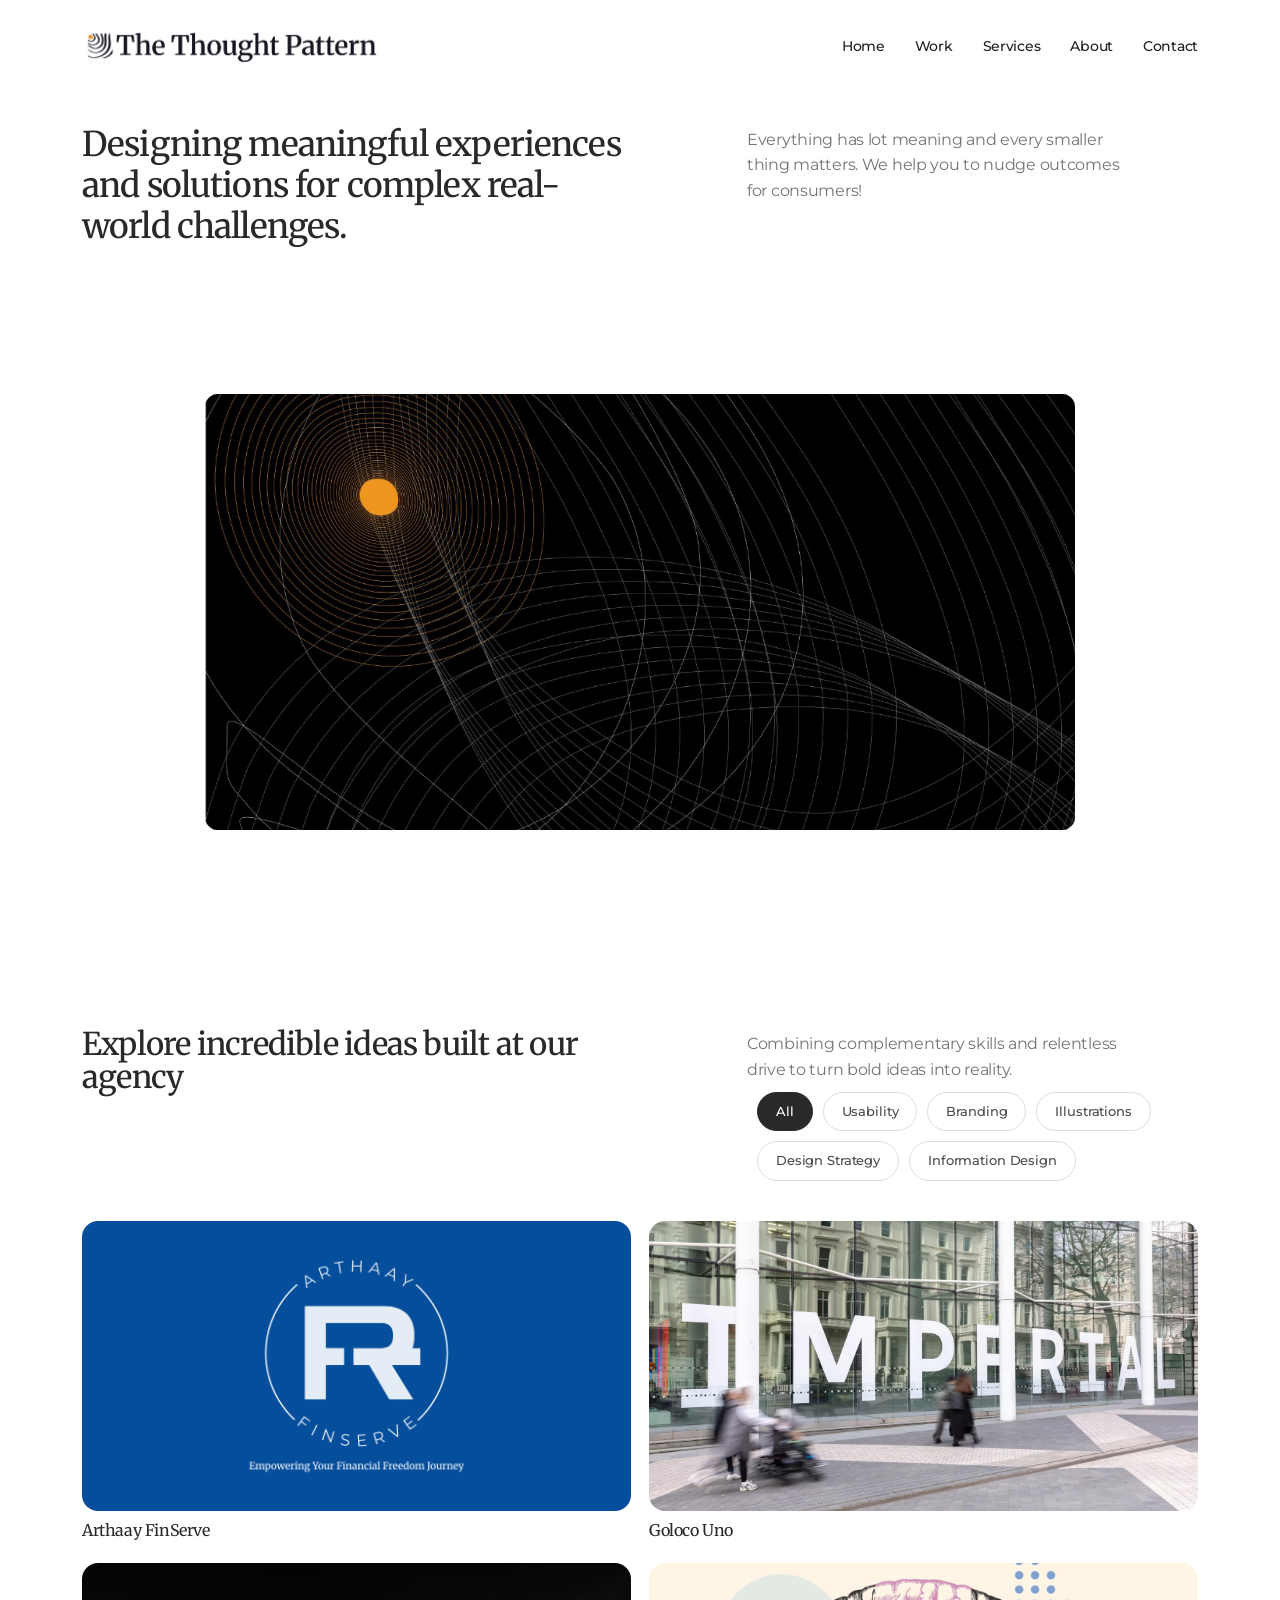
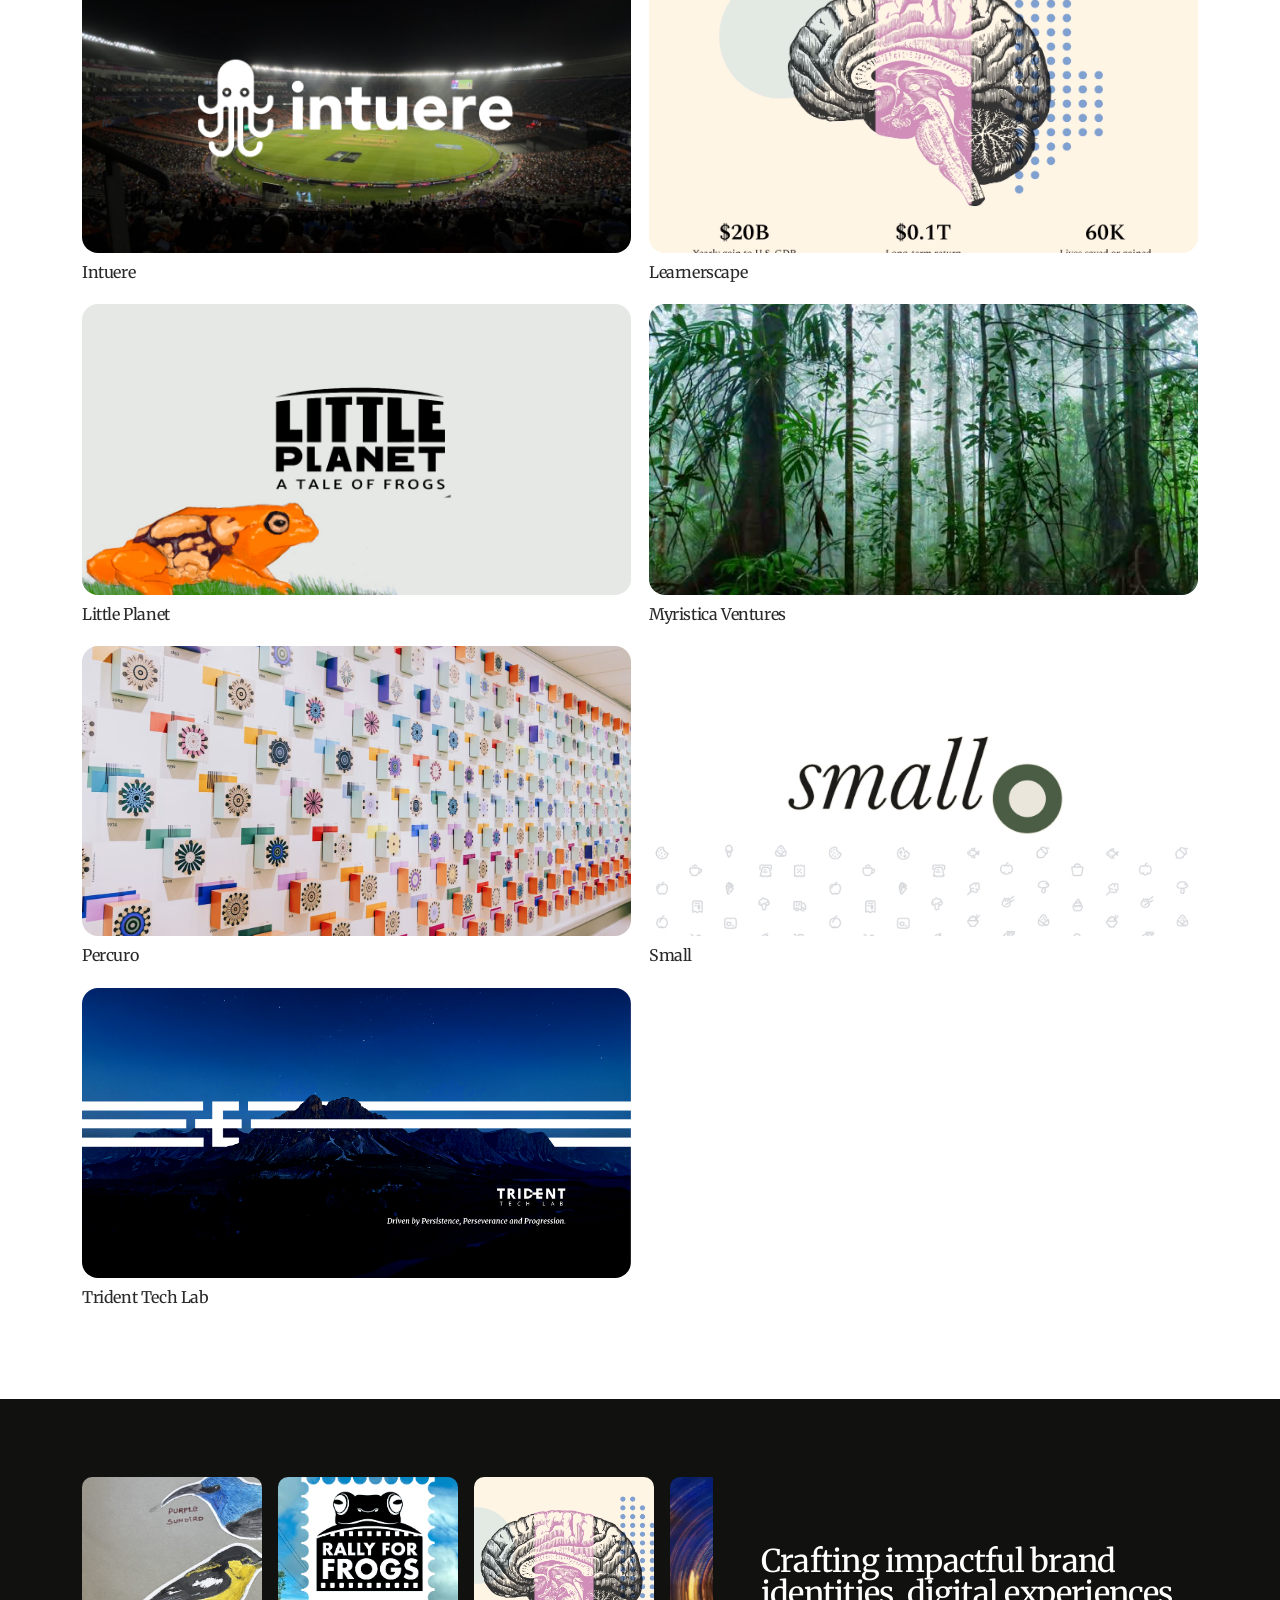
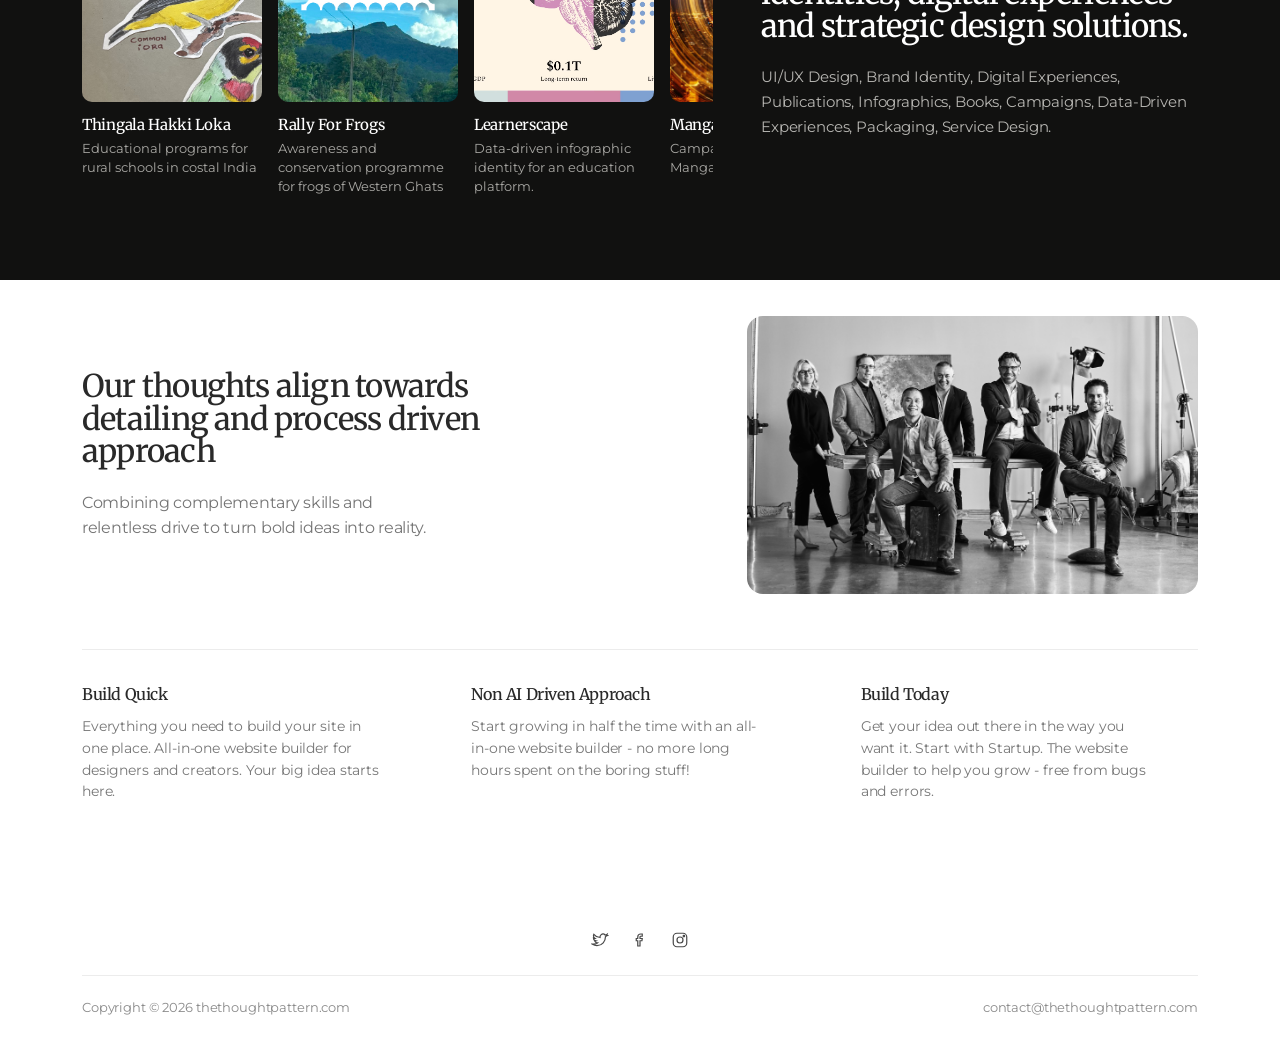
<file: index.html>
<!doctype html>
<html lang="en">
<head>
  <meta charset="utf-8">
  <meta name="viewport" content="width=device-width, initial-scale=1">
  <meta name="description" content="Bootstrap recreation of the Designmodo Startup reference page.">
  <title>The Thought Pattern — Product And Design Strategy</title>

  <!-- Bootstrap 5.1.2, matching the supplied Designmodo source -->
  <link href="https://cdn.jsdelivr.net/npm/bootstrap@5.1.2/dist/css/bootstrap.min.css" rel="stylesheet">

  <!-- Typography used by the supplied Designmodo source -->
  <link rel="preconnect" href="https://fonts.googleapis.com">
  <link rel="preconnect" href="https://fonts.gstatic.com" crossorigin>
  <link href="https://fonts.googleapis.com/css2?family=Merriweather:wght@300;400;500;600;700;800&family=Montserrat:wght@400;500;600;700&display=swap" rel="stylesheet">

  <link rel="stylesheet" href="styles.css">
</head>
<body>

<header class="site-header">
  <nav class="navbar navbar-expand-lg">
    <div class="container site-container">
      <a class="navbar-brand" href="#top" aria-label="Startup home">
        <img src="assets/logo-dark.png" alt="startup">
      </a>

      <button class="navbar-toggler border-0 shadow-none" type="button" data-bs-toggle="offcanvas" data-bs-target="#mobileNav" aria-controls="mobileNav" aria-label="Open navigation">
        <span class="navbar-toggler-icon"></span>
      </button>

      <div class="collapse navbar-collapse justify-content-end d-none d-lg-flex">
        <ul class="navbar-nav align-items-center">
          <li class="nav-item"><a class="nav-link" href="#home">Home</a></li>
          <li class="nav-item"><a class="nav-link" href="#showcase">Work</a></li>
          <li class="nav-item"><a class="nav-link" href="#services">Services</a></li>
          <li class="nav-item"><a class="nav-link" href="#features">About</a></li>
          <li class="nav-item"><a class="nav-link" href="#contact">Contact</a></li>
        </ul>
      </div>
    </div>
  </nav>
</header>

<div class="offcanvas offcanvas-end" tabindex="-1" id="mobileNav" aria-labelledby="mobileNavLabel">
  <div class="offcanvas-header">
    <a href="#top" class="mobile-logo" data-bs-dismiss="offcanvas"><img src="assets/logo-dark.png" alt="startup"></a>
    <button type="button" class="btn-close shadow-none" data-bs-dismiss="offcanvas" aria-label="Close"></button>
  </div>
  <div class="offcanvas-body">
    <nav class="mobile-links">
      <a href="#home" data-bs-dismiss="offcanvas">Home</a>
      <a href="#showcase" data-bs-dismiss="offcanvas">Work</a>
      <a href="#services" data-bs-dismiss="offcanvas">Services</a>
      <a href="#features" data-bs-dismiss="offcanvas">About</a>
      <a href="#contact" data-bs-dismiss="offcanvas">Contact</a>
    </nav>
  </div>
</div>

<main id="top">
  <!-- Feature 6 -->
  <section id="home" class="hero-section">
    <div class="container site-container">
      <div class="row hero-copy align-items-start">
        <div class="col-lg-6">
          <h1 id="landingHeroTitle">Designing meaningful experiences and solutions for complex real-world challenges.</h1>
        </div>
        <div class="col-lg-5 offset-lg-1">
          <p id="landingHeroSubtitle" class="intro-copy">Everything has a meaning and every smaller thing matters. We help you to nudge outcomes for consumers!</p>
        </div>
      </div>

      <div class="hero-image-wrap">
        <video
          id="landingHeroVideo"
          class="img-fluid w-100 feature-image-wrap"
          autoplay
          muted
          loop
          playsinline
          preload="metadata"
          poster="assets/feature6.jpeg"
          aria-label="The Thought Pattern hero video"
        >
          <source id="landingHeroVideoSource" src="" type="video/mp4">
        </video>

        <!-- Static image fallback. Hidden automatically when a hero video is configured. -->
        <img
          id="landingHeroImage"
          src="assets/feature6.jpeg"
          class="img-fluid w-100 feature-image-wrap hero-image-fallback"
          alt="The Thought Pattern hero"
        >
      </div>
    </div>
  </section>

  <!-- Showcase 5 -->
  <section id="showcase" class="showcase-section">
    <div class="container site-container">
      <div class="row showcase-intro align-items-start">
        <div class="col-lg-6">
          <h2 id="landingShowcaseTitle">Explore incredible ideas built at our agency</h2>
        </div>
        <div class="col-lg-5 offset-lg-1">
          <p id="featuresSubtitle" class="intro-copy">Combining complementary skills and relentless drive to turn bold ideas into reality.</p>
          <div id="projectFilters" class="filter-pills">
            <button type="button" class="filter-pill active" data-filter="all">All</button>
          </div>
        </div>
      </div>

      <div id="projectsGrid" class="row g-4 showcase-grid"></div>
    </div>
  </section>

  <!-- Services -->
  <section id="services" class="capabilities-section">
    <div class="container site-container">
      <div class="row capabilities-row align-items-center">
        <div class="col-lg-7 capabilities-strip-wrap">
          <div id="capabilitiesCards" class="capabilities-strip">
            <div class="capability-card">
              <img src="assets/show3.jpg" alt="Percuro">
              <h4>Percuro</h4>
              <p>Brand identity built around a modular pattern system.</p>
            </div>
            <div class="capability-card">
              <img src="assets/show4.jpg" alt="Goloco">
              <h4>Goloco</h4>
              <p>Wayfinding and signage for a landmark redevelopment.</p>
            </div>
            <div class="capability-card">
              <img src="assets/show5.jpg" alt="Learnerscape">
              <h4>Learnerscape</h4>
              <p>Data-driven infographic identity for an education platform.</p>
            </div>
            <div class="capability-card">
              <img src="assets/show8.jpg" alt="Arthaye">
              <h4>Arthaye</h4>
              <p>Campaign visual system for a financial services brand.</p>
            </div>
          </div>
        </div>
        <div class="col-lg-5 capabilities-copy">
          <h2 id="capabilitiesTitle">Crafting impactful brand identities, digital experiences and strategic design solutions.</h2>
          <p id="capabilitiesList" class="capabilities-list">UI/UX Design, Brand Identity, Digital Experiences, Publications, Infographics, Books, Campaigns, Data-Driven Experiences, Industrial &amp; Product Design, Packaging, Service Design.</p>
        </div>
      </div>
    </div>
  </section>

  <!-- Feature 18 -->
  <section id="features" class="feature-section">
    <div class="container site-container">
      <div class="row feature-top align-items-center">
        <div class="col-lg-6 feature-copy">
          <h2 id="featuresTitle">Our thoughts align towards detailing and process driven approach</h2>
          <p id="featuresSubtitle" class="intro-copy">Combining complementary skills and relentless drive to turn bold ideas into reality.</p>
        </div>
        <div class="col-lg-5 offset-lg-1">
          <div class="feature-image-wrap">
            <img id="featuresImage" src="assets/feature18.png" class="img-fluid w-100" alt="Startup feature illustration">
          </div>
        </div>
      </div>

      <div class="feature-divider"></div>

      <div id="featureColumns" class="row feature-columns">
        <div class="col-sm-4">
          <h3>Build Quick</h3>
          <p>Everything you need to build your site in one place. All-in-one website builder for designers and creators. Your big idea starts here.</p>
        </div>
        <div class="col-sm-4">
          <h3>A Lot of blocks</h3>
          <p>Start growing in half the time with an all-in-one website builder - no more long hours spent on the boring stuff!</p>
        </div>
        <div class="col-sm-4">
          <h3>Build Today</h3>
          <p>Get your idea out there in the way you want it. Start with Startup. The website builder to help you grow - free from bugs and errors.</p>
        </div>
      </div>
    </div>
  </section>
</main>

<footer id="contact" class="site-footer">
  <div class="container site-container">
    <div class="footer-social">
      <a id="footerTwitter" href="#" aria-label="Twitter"><svg viewBox="0 0 24 24" fill="none" stroke="currentColor" stroke-width="1.6"><path d="M22 5.9c-.7.3-1.5.6-2.3.7.8-.5 1.5-1.3 1.8-2.3-.8.5-1.7.8-2.6 1-1.5-1.6-4-1.7-5.6-.2-1 .9-1.4 2.3-1.2 3.6-3.3-.2-6.3-1.8-8.3-4.3-.3.6-.5 1.3-.5 2 0 1.4.7 2.6 1.8 3.3-.6 0-1.2-.2-1.8-.5v.1c0 1.9 1.4 3.5 3.2 3.9-.3.1-.7.1-1 .1-.3 0-.5 0-.7-.1.5 1.6 2 2.7 3.7 2.7-1.4 1.1-3.1 1.7-4.9 1.7H2c1.7 1.1 3.8 1.8 6 1.8 7.2 0 11.2-6 11.2-11.2v-.5c.8-.6 1.4-1.3 1.9-2.1z"/></svg></a>
      <a id="footerFacebook" href="#" aria-label="Facebook"><svg viewBox="0 0 24 24" fill="none" stroke="currentColor" stroke-width="1.6"><path d="M15 4h-2a4 4 0 0 0-4 4v2H7v3h2v7h3v-7h2.6l.4-3H12V8a1 1 0 0 1 1-1h2z"/></svg></a>
      <a id="footerInstagram" href="#" aria-label="Instagram"><svg viewBox="0 0 24 24" fill="none" stroke="currentColor" stroke-width="1.6"><rect x="3" y="3" width="18" height="18" rx="5"/><circle cx="12" cy="12" r="4"/><circle cx="17.2" cy="6.8" r="1"/></svg></a>
    </div>
    <div class="footer-bottom">
      <span id="footerCopyright">Copyright &copy; 2026 thethoughtpattern.com</span>
      <a id="footerEmail" href="mailto:contact@thethoughtpattern.com">contact@thethoughtpattern.com</a>
    </div>
  </div>
</footer>

<script src="https://cdn.jsdelivr.net/npm/bootstrap@5.1.2/dist/js/bootstrap.bundle.min.js"></script>

<script>
  // Pages CMS content loader. Pages CMS writes JSON to GitHub; this script
  // makes the static HTML consume those files at runtime.
  (function () {
    'use strict';

    function assetUrl(value) {
      if (!value) return '';
      // Pages CMS commonly writes "/assets/..." for public sites.
      // "./assets/..." also works when the site is hosted at a GitHub Pages subpath.
      return value.charAt(0) === '/' ? '.' + value : value;
    }

    async function getJSON(path) {
      var response = await fetch(path + (path.indexOf('?') === -1 ? '?v=' + Date.now() : ''));
      if (!response.ok) throw new Error('Could not load ' + path + ' (' + response.status + ')');
      return response.json();
    }

    function text(el, value) {
      if (el && value !== undefined && value !== null) el.textContent = value;
    }

    var CATEGORY_LABELS = {
      "usability": "Usability",
      "branding": "Branding",
      "illustrations": "Illustrations",
      "design-strategy": "Design Strategy",
      "information-design": "Information Design"
    };

    var CATEGORY_ORDER = [
      "usability",
      "branding",
      "illustrations",
      "design-strategy",
      "information-design"
    ];

    function escapeHtml(value) {
      return String(value == null ? '' : value)
        .replace(/&/g, '&amp;')
        .replace(/</g, '&lt;')
        .replace(/>/g, '&gt;')
        .replace(/\"/g, '&quot;')
        .replace(/'/g, '&#039;');
    }

    function renderFilters(projects) {
      var wrap = document.getElementById('projectFilters');
      if (!wrap || !Array.isArray(projects)) return;

      var available = {};
      projects.forEach(function (project) {
        if (!Array.isArray(project.categories)) return;
        project.categories.forEach(function (category) {
          if (CATEGORY_LABELS[category]) available[category] = true;
        });
      });

      var categories = CATEGORY_ORDER.filter(function (category) {
        return available[category];
      });

      wrap.innerHTML = '<button type="button" class="filter-pill active" data-filter="all">All</button>' +
        categories.map(function (category) {
          return '<button type="button" class="filter-pill" data-filter="' +
            escapeHtml(category) + '">' + escapeHtml(CATEGORY_LABELS[category]) + '</button>';
        }).join('');
    }

    function renderProjects(projects) {
      var grid = document.getElementById('projectsGrid');
      if (!grid || !Array.isArray(projects)) return;

      grid.innerHTML = projects.map(function (project) {
        var categories = Array.isArray(project.categories) ? project.categories : [];
        var image = assetUrl(project.image || project.hero || '');
        var slug = encodeURIComponent(project.slug || '');
        var title = project.title || project.slug || 'Project';
        var categoryAttr = categories.map(function (category) {
          return escapeHtml(category);
        }).join(',');

        return '<div class="col-md-6 project-card" data-categories="' + categoryAttr + '">' +
          '<a href="work-details.html?project=' + slug + '" class="project-link">' +
          '<img src="' + escapeHtml(image) + '" class="project-image feature-image-wrap" alt="' + escapeHtml(title) + '">' +
          '<div class="project-meta"><span>' + escapeHtml(title) + '</span><span class="project-arrow"></span></div>' +
          '</a></div>';
      }).join('');

      initFilters();
    }

    function renderCapabilities(cards) {
      var wrap = document.getElementById('capabilitiesCards');
      if (!wrap || !Array.isArray(cards)) return;
      wrap.innerHTML = cards.map(function (card) {
        return '<div class="capability-card">' +
          '<img src="' + assetUrl(card.image) + '" alt="' + (card.title || '') .replace(/"/g, '&quot;') + '">' +
          '<h4>' + (card.title || '') + '</h4>' +
          '<p>' + (card.description || '') + '</p>' +
          '</div>';
      }).join('');
    }

    function renderFeatures(columns) {
      var wrap = document.getElementById('featureColumns');
      if (!wrap || !Array.isArray(columns)) return;
      wrap.innerHTML = columns.map(function (column) {
        return '<div class="col-sm-4"><h3>' + (column.title || '') + '</h3><p>' + (column.text || '') + '</p></div>';
      }).join('');
    }

    function initFilters() {
      var pills = document.querySelectorAll('.filter-pill');
      pills.forEach(function (pill) {
        pill.onclick = function () {
          pills.forEach(function (p) { p.classList.remove('active'); });
          pill.classList.add('active');

          var filter = pill.getAttribute('data-filter');
          var cards = document.querySelectorAll('.project-card');

          cards.forEach(function (card) {
            var cats = (card.getAttribute('data-categories') || '')
              .split(',')
              .filter(Boolean);
            var show = filter === 'all' || cats.indexOf(filter) !== -1;
            card.classList.toggle('is-hidden', !show);
          });
        };
      });
    }

    async function loadLanding() {
      try {
        var data = await getJSON('content/landing.json');
        if (data.hero) {
          text(document.getElementById('landingHeroTitle'), data.hero.title);
          text(document.getElementById('landingHeroSubtitle'), data.hero.subtitle);

          var heroImage = document.getElementById('landingHeroImage');
          var heroVideo = document.getElementById('landingHeroVideo');
          var heroVideoSource = document.getElementById('landingHeroVideoSource');

          // Use the CMS-selected hero video when available.
          // Otherwise keep the existing hero image as the fallback.
          if (heroVideo && heroVideoSource && data.hero.video) {
            var videoUrl = assetUrl(data.hero.video);
            heroVideoSource.src = videoUrl;
            var lowerVideoUrl = videoUrl.split('?')[0].toLowerCase();
            if (lowerVideoUrl.endsWith('.webm')) {
              heroVideoSource.type = 'video/webm';
            } else if (lowerVideoUrl.endsWith('.mov')) {
              heroVideoSource.type = 'video/quicktime';
            } else {
              heroVideoSource.type = 'video/mp4';
            }
            heroVideo.poster = data.hero.image ? assetUrl(data.hero.image) : '';
            heroVideo.classList.add('is-active');
            if (heroImage) heroImage.classList.add('is-hidden');
            heroVideo.onerror = function () {
              heroVideo.classList.remove('is-active');
              if (heroImage) heroImage.classList.remove('is-hidden');
            };
            heroVideo.load();
            var playPromise = heroVideo.play();
            if (playPromise && typeof playPromise.catch === 'function') {
              playPromise.catch(function () { /* Autoplay may be blocked by the browser. */ });
            }
          } else if (heroImage && data.hero.image) {
            heroImage.src = assetUrl(data.hero.image);
          }
        }
        if (data.showcase) {
          text(document.getElementById('landingShowcaseTitle'), data.showcase.title);
          text(document.getElementById('landingShowcaseSubtitle'), data.showcase.subtitle);
        }
        if (data.capabilities) {
          text(document.getElementById('capabilitiesTitle'), data.capabilities.title);
          text(document.getElementById('capabilitiesList'), data.capabilities.list);
          renderCapabilities(data.capabilities.cards);
        }
        if (data.features) {
          text(document.getElementById('featuresTitle'), data.features.title);
          text(document.getElementById('featuresSubtitle'), data.features.subtitle);
          var featureImage = document.getElementById('featuresImage');
          if (featureImage && data.features.image) featureImage.src = assetUrl(data.features.image);
          renderFeatures(data.features.columns);
        }
        if (data.footer) {
          text(document.getElementById('footerCopyright'), data.footer.copyright);
          var email = document.getElementById('footerEmail');
          if (email && data.footer.email) {
            email.textContent = data.footer.email;
            email.href = 'mailto:' + data.footer.email;
          }
          ['twitter', 'facebook', 'instagram'].forEach(function (network) {
            var link = document.getElementById('footer' + network.charAt(0).toUpperCase() + network.slice(1));
            if (link && data.footer.social && data.footer.social[network]) link.href = data.footer.social[network];
          });
        }
      } catch (error) {
        console.error('Landing content could not be loaded:', error);
      }

      try {
        var manifest = await getJSON('content/projects/index.json');
        var projects = manifest.projects || manifest;
        renderFilters(projects);
        renderProjects(projects);
      } catch (error) {
        console.error('Project manifest could not be loaded:', error);
        initFilters();
      }
    }

    initFilters();
    loadLanding();
  })();
  // Hero image expands from a smaller starting size as the page scrolls
  (function () {
    var heroSection = document.querySelector('.hero-section');
    var heroWrap = document.querySelector('.hero-image-wrap');

    if (!heroSection || !heroWrap) return;

    var ticking = false;

    function getStartScale() {
      return window.innerWidth <= 767 ? 0.90 : 0.78;
    }

    function update() {
      var heroHeight = heroSection.offsetHeight || 1;
      var animationDistance = heroHeight * 0.75;
      var scrolled = Math.min(
        Math.max(window.scrollY, 0),
        animationDistance
      );

      var progress = scrolled / animationDistance;
      var eased = 1 - Math.pow(1 - progress, 2);
      var startScale = getStartScale();
      var scale = startScale + (1 - startScale) * eased;

      heroWrap.style.transform = 'scale(' + scale.toFixed(3) + ')';
      ticking = false;
    }

    window.addEventListener('scroll', function () {
      if (!ticking) {
        window.requestAnimationFrame(update);
        ticking = true;
      }
    }, { passive: true });

    window.addEventListener('resize', update);

    update();
  })();
</script>
</body>
</html>
</file>
<file: styles.css>
:root {
  --ink: #292929;
  --muted: #747474;
  --blue: #1267f4;
  --page: #ffffff;
  --dark-bg: #111110;
  --dark-line: rgba(255,255,255,0.12);
}

html { scroll-behavior: smooth; }
body {
  margin: 0;
  background: var(--page);
  color: var(--ink);
  font-family: 'Montserrat', sans-serif;
  -webkit-font-smoothing: antialiased;
  text-rendering: optimizeLegibility;
}

img { display: block; max-width: 100%; }
a { color: inherit; }

.site-container {
  width: 100%;
}

/* 1440px target: Bootstrap's 1140px desktop container is retained,
   while the inner content is optically tuned to the supplied reference. */
@media (min-width: 1200px) {
  .site-container { max-width: 1140px; }
}

@media (min-width: 1400px) {
  .site-container { max-width: 1140px; }
}

.site-header {
  background: #fff;
  position: relative;
  z-index: 1000;
}

.navbar {
  min-height: 92px;
  padding: 20px 0;
}

.navbar-brand { margin: 0; padding: 0; line-height: 1; }
.navbar-brand img { width: 300px; height: auto; }

.navbar-nav { gap: 30px; }
.nav-link {
  padding: 0 !important;
  color: #202020 !important;
  font-size: 14px;
  line-height: 1;
  font-weight: 500;
  letter-spacing: -0.02em;
}
.nav-link:hover { opacity: .65; }

.navbar-toggler { padding: 5px; }
.navbar-toggler-icon {
  width: 23px;
  height: 23px;
  background-image: none;
  position: relative;
  display: block;
}
.navbar-toggler-icon::before,
.navbar-toggler-icon::after,
.navbar-toggler-icon {
  background-color: transparent;
}
.navbar-toggler-icon::before {
  content: '';
  position: absolute;
  left: 2px;
  right: 2px;
  top: 6px;
  height: 2px;
  background: #222;
  box-shadow: 0 7px 0 #222;
}

.offcanvas { width: min(340px, 88vw) !important; }
.offcanvas-header { padding: 24px; }
.mobile-logo img { width: 88px; }
.offcanvas-body { padding: 10px 24px 32px; }
.mobile-links { display: flex; flex-direction: column; gap: 26px; }
.mobile-links a { text-decoration: none; font-size: 20px; font-weight: 600; }

.hero-section {
  padding: 32px 0 24px;
  display: flex;
  flex-direction: column;
  min-height: calc(100vh - 92px);
}
.hero-section .site-container { display: flex; flex-direction: column; flex: 1 1 auto; }
.hero-copy { margin-bottom: 86px; flex: 0 0 auto; }

h1, h2, h3 {
  font-family: 'Merriweather', serif;
  font-weight: 500;
  letter-spacing: -0.025em;
  margin: 0;
  color: var(--ink);
}

h1 {
  max-width: 575px;
  font-size: clamp(34px, 2.65vw, 40px);
  line-height: 1.20;
}

.intro-copy {
  max-width: 390px;
  margin: 3px 0 0;
  font-size: 16px;
  line-height: 1.58;
  font-weight: 400;
  color: var(--muted);
  letter-spacing: -0.018em;
}

.hero-image-wrap {
  width: 100%;
  overflow: hidden;
  border-radius: 18px;
  flex: 1 1 auto;
  min-height: 560px;
  position: relative;

  /* Start inset and expand to full size while scrolling. */
  transform: scale(0.78);
  transform-origin: center center;
  will-change: transform;
}
.hero-image-wrap img,
.hero-image-wrap video {
  width: 100%;
  height: 100%;
  object-fit: cover;
  display: block;
}

.hero-image-wrap video {
  position: absolute;
  inset: 0;
  opacity: 0;
  pointer-events: none;
}

.hero-image-wrap video.is-active {
  opacity: 1;
}

.hero-image-fallback.is-hidden {
  display: none;
}

.showcase-section { padding: 112px 0 92px; }
.showcase-intro { margin-bottom: 30px; }

.filter-pills {
  display: flex;
  flex-wrap: wrap;
  gap: 10px;
  margin: 10px;
}
.filter-pill {
  appearance: none;
  border: 1px solid #dcdcdc;
  background: #fff;
  color: #4a4a4a;
  font-family: 'Montserrat', sans-serif;
  font-size: 13px;
  font-weight: 500;
  letter-spacing: -0.01em;
  padding: 9px 18px;
  border-radius: 999px;
  cursor: pointer;
  transition: background .18s ease, color .18s ease, border-color .18s ease;
}
.filter-pill:hover { border-color: #a8a8a8; }
.filter-pill.active {
  background: var(--ink);
  border-color: var(--ink);
  color: #fff;
}

.project-card { transition: opacity .2s ease; }
.project-card.is-hidden { display: none; }

h2 {
  max-width: 520px;
  font-size: clamp(31px, 2.45vw, 37px);
  line-height: 1.04;
}

.showcase-grid { --bs-gutter-x: 18px; --bs-gutter-y: 22px; }
.project-link { display: block; text-decoration: none; }
.project-image {
  width: 100%;
  aspect-ratio: 1.89 / 1;
  object-fit: cover;
  transition: transform .25s ease;
}
.project-link:hover .project-image { transform: scale(1.008); }
.project-meta {
  display: flex;
  align-items: center;
  justify-content: space-between;
  padding-top: 10px;
  font-family: 'Merriweather', serif;
  font-size: 16px;
  line-height: 1.2;
  letter-spacing: -0.025em;
}
.project-arrow { font-family: 'Montserrat', sans-serif; font-size: 19px; font-weight: 400; }

.feature-section { padding: 36px 0 70px; }
.feature-top { margin-bottom: 55px; }
.feature-copy { padding-right: 45px; }
.feature-logo { width: 88px; margin-bottom: 15px; }
.feature-copy h2 { max-width: 500px; }
.feature-copy .intro-copy { margin-top: 22px; max-width: 360px; }
.feature-image-wrap {
  border-radius: 16px;
  overflow: hidden;
}
.feature-image-wrap img { width: 100%; }

.feature-divider {
  border-top: 1px solid #ececec;
  margin-bottom: 34px;
}
.feature-columns { --bs-gutter-x: 52px; }
.feature-columns h3 {
  font-size: 16px;
  line-height: 1.25;
  letter-spacing: -0.025em;
  margin-bottom: 12px;
}
.feature-columns p {
  max-width: 300px;
  margin: 0;
  color: #777;
  font-size: 14px;
  line-height: 1.55;
  letter-spacing: -0.01em;
}

/* Services / Capabilities band */
.capabilities-section {
  background: var(--dark-bg);
  padding: 78px 0;
  color: #f2f2f0;
}
.capabilities-row { --bs-gutter-x: 48px; }
.capabilities-strip-wrap { overflow: hidden; }
.capabilities-strip {
  display: flex;
  gap: 16px;
  overflow-x: auto;
  padding-bottom: 6px;
  scrollbar-width: thin;
}
.capability-card {
  flex: 0 0 180px;
  width: 180px;
}
.capability-card img {
  width: 100%;
  aspect-ratio: 3.2 / 4;
  object-fit: cover;
  border-radius: 10px;
  margin-bottom: 14px;
}
.capability-card h4 {
  font-family: 'Merriweather', serif;
  font-weight: 500;
  font-size: 15px;
  letter-spacing: -0.02em;
  margin: 0 0 6px;
  color: #fff;
}
.capability-card p {
  font-size: 12.5px;
  line-height: 1.5;
  color: #a9a8a4;
  margin: 0;
}
.capabilities-copy { padding-top: 6px; }
.capabilities-copy h2 { color: #fff; max-width: 480px; }
.capabilities-list {
  margin: 22px 0 0;
  max-width: 430px;
  font-size: 14.5px;
  line-height: 1.75;
  color: #b7b6b2;
  letter-spacing: -0.01em;
}

/* Footer */
.site-footer { padding: 58px 0 40px; }
.footer-social {
  display: flex;
  justify-content: center;
  gap: 22px;
  margin-bottom: 26px;
}
.footer-social a {
  display: flex;
  color: var(--ink);
  opacity: .85;
  transition: opacity .18s ease;
}
.footer-social a:hover { opacity: 1; }
.footer-social svg { width: 18px; height: 18px; }
.footer-bottom {
  border-top: 1px solid #ececec;
  padding-top: 22px;
  display: flex;
  justify-content: space-between;
  flex-wrap: wrap;
  gap: 10px;
  font-size: 13px;
  color: #8a8a8a;
  letter-spacing: -0.01em;
}
.footer-bottom a { color: #8a8a8a; text-decoration: none; }
.footer-bottom a:hover { color: var(--ink); }

@media (max-width: 1199.98px) {
  .navbar { padding-left: 24px; padding-right: 24px; }
  .hero-section { padding-top: 50px; }
  .showcase-section { padding-top: 90px; }
}

@media (max-width: 991.98px) {
  .navbar { min-height: 64px; padding-top: 17px; padding-bottom: 17px; }
  .navbar-brand img { width: 200px; }
  .hero-section { padding-top: 46px; min-height: auto; }
  .hero-copy { margin-bottom: 34px; }
  .hero-copy .intro-copy { margin-top: 22px; }
  .hero-image-wrap { min-height: 0; aspect-ratio: 4 / 3; flex: none; }
  .showcase-section { padding-top: 78px; }
  .showcase-intro { margin-bottom: 34px; }
  .showcase-intro .intro-copy { margin-top: 22px; }
  .feature-section { padding-top: 25px; }
  .feature-copy { padding-right: 0; margin-bottom: 34px; }
  .feature-top { margin-bottom: 42px; }
  .capabilities-section { padding: 60px 0; }
  .capabilities-copy { margin-top: 36px; }
}

@media (max-width: 767.98px) {
  .site-container { padding-left: 22px; padding-right: 22px; }
  .navbar { padding-left: 22px; padding-right: 22px; }
  .hero-section { padding-top: 38px; }
  h1 { font-size: clamp(31px, 8.8vw, 38px); line-height: 1.05; }
  h2 { font-size: clamp(29px, 8vw, 35px); }
  .intro-copy { font-size: 14px; line-height: 1.6; }
  .hero-image-wrap { margin-left: 0; width: 100%; }
  .showcase-section { padding: 78px 0 65px; }
  .showcase-grid { --bs-gutter-x: 0; --bs-gutter-y: 30px; }
  .project-image { aspect-ratio: 1.89 / 1; }
  .feature-section { padding: 20px 0 55px; }
  .feature-image-wrap { margin-top: 6px; }
  .feature-divider { margin-top: 46px; margin-bottom: 32px; }
  .feature-columns { --bs-gutter-y: 32px; }
  .feature-columns p { max-width: 420px; font-size: 12px; }
  .filter-pills { gap: 8px; margin-bottom: 30px; }
  .filter-pill { padding: 7px 14px; font-size: 12px; }
  .capability-card { flex-basis: 150px; width: 150px; }
  .footer-bottom { justify-content: center; text-align: center; }
}

@media (max-width: 479.98px) {
  .site-container { padding-left: 18px; padding-right: 18px; }
  .navbar { padding-left: 18px; padding-right: 18px; }
  .hero-copy { margin-bottom: 28px; }
  .showcase-section { padding-top: 66px; }
  .project-meta { font-size: 12px; }
  .feature-logo { width: 82px; }
}
</file>
